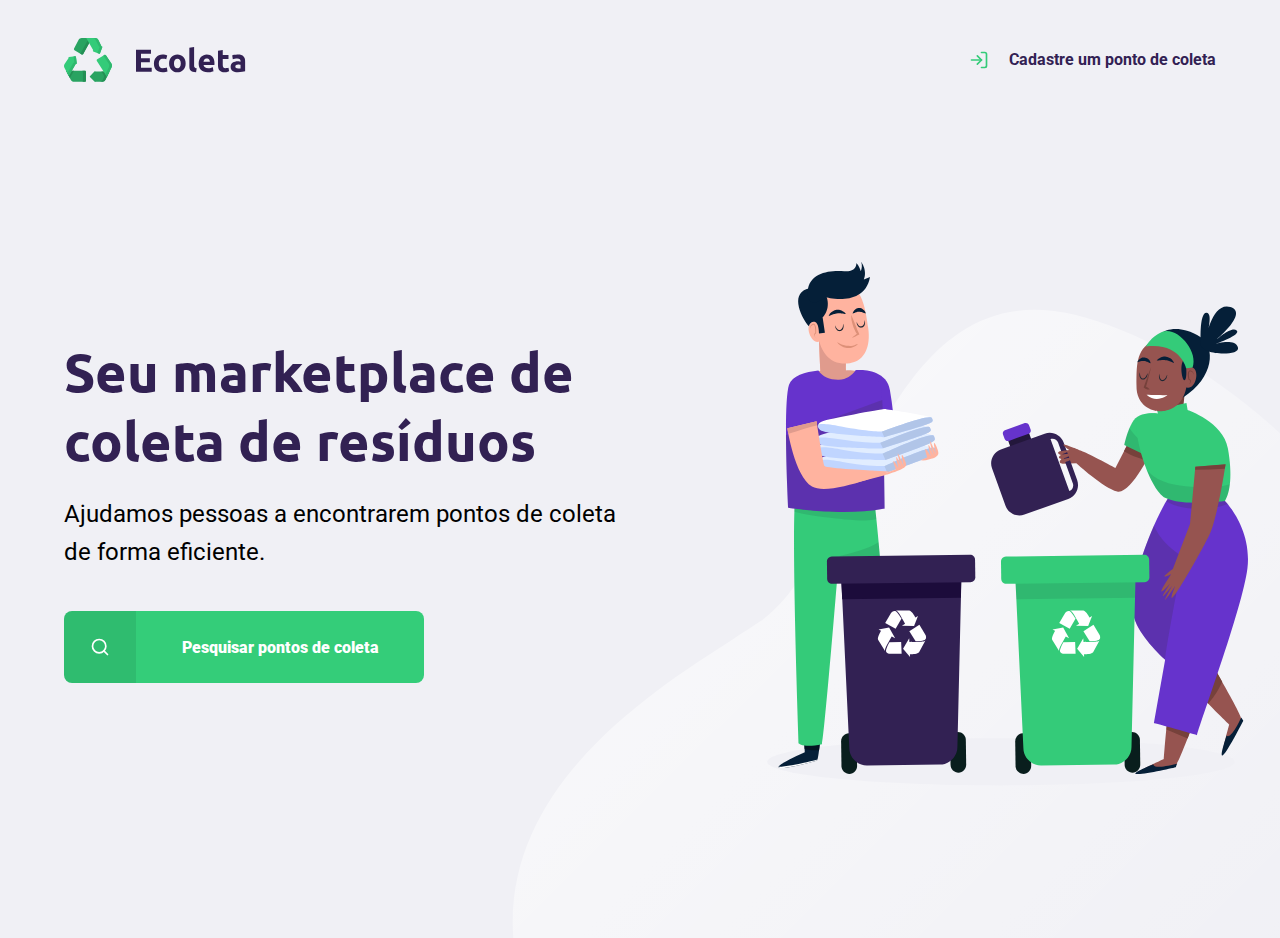
<file: index.html>
<!DOCTYPE html>
<html lang="pt_BR">

<head>
    <meta charset="UTF-8">
    <meta name="viewport" content="width=device-width, initial-scale=1.0">
    <title>Ecoleta</title>
    <link href="https://fonts.googleapis.com/css2?family=Roboto&family=Ubuntu:wght@700&display=swap" rel="stylesheet">
    <link rel="stylesheet" type="text/css" href="/styles/main.css" media="screen" />
    <link rel="stylesheet" type="text/css" href="/styles/home.css" media="screen" />
    <link rel="stylesheet" type="text/css" href="/styles/modal.css" media="screen" />
    <link rel="stylesheet" type="text/css" href="/styles/responsive.css" media="screen" />

</head>

<body>

    <div id="page-home">
        <div class="content">
            <header>
                <img src="/assets/icones/logo.svg">
                <a href="create-point.html">
                    <span></span> Cadastre um ponto de coleta
                </a>
            </header>
            <main>
                <h1>Seu marketplace de coleta de resíduos</h1>
                <p>Ajudamos pessoas a encontrarem pontos de coleta de forma eficiente.</p>
                <a href="#">
                    <span></span>
                    <strong>Pesquisar pontos de coleta</strong>
                </a>

            </main>

        </div>
    </div>

    <div id="modal" class="hide">
        <div class="content">
            <div class="header">
                <h1>Pontos de coleta</h1>
                <a href="#">Fechar</a>
            </div>
            <form action="">
                <label for="search">Cidade</label>
                <div class="search field">
                    <input type="text" name="city" placeholder="Digite a cidade">
                    <button>
                        <img src="/assets/icones/search.svg">
                    </button>
                </div>
            </form>
        </div>
    </div>

    <script src="/scripts/index.js"></script>

</body>

</html>
</file>
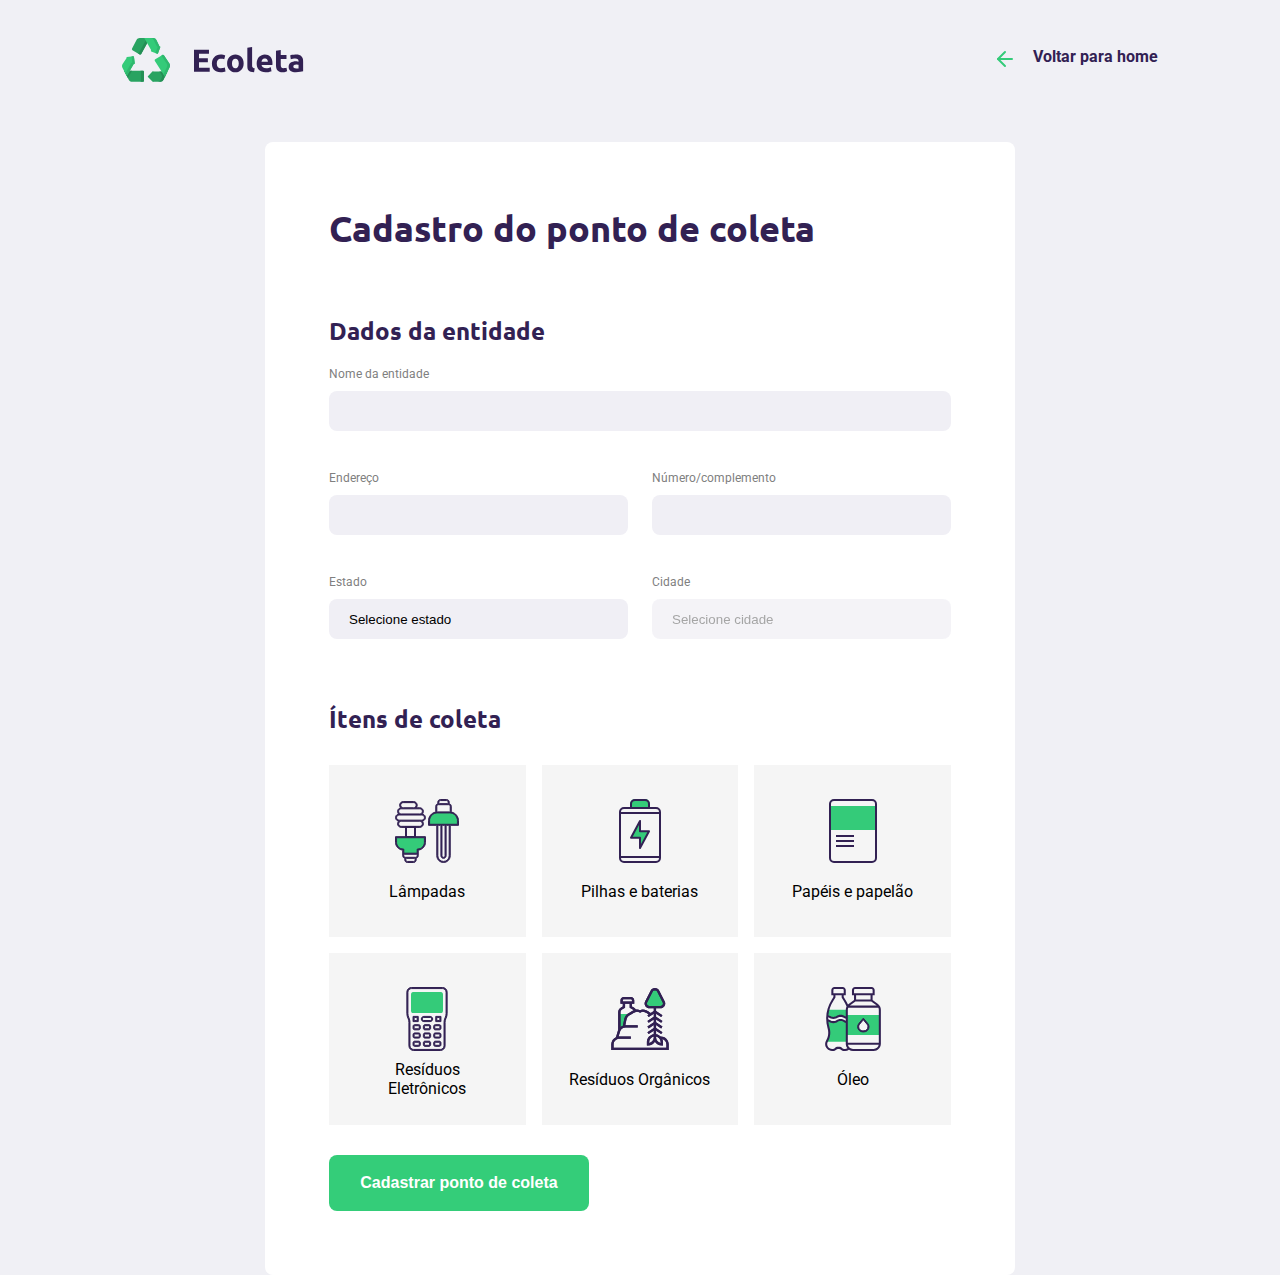
<file: create-point.html>
<!DOCTYPE html>
<html lang="pt_BR">

<head>
    <meta charset="UTF-8">
    <meta name="viewport" content="width=device-width, initial-scale=1.0">
    <title>Criar ponto de coleta</title>
    <link href="https://fonts.googleapis.com/css2?family=Roboto&family=Ubuntu:wght@700&display=swap" rel="stylesheet">
    <link rel="stylesheet" type="text/css" href="/styles/main.css" media="screen" />
    <link rel="stylesheet" type="text/css" href="/styles/create-point.css" media="screen" />
    <link rel="stylesheet" type="text/css" href="/styles/responsive.css" media="screen" />
</head>

<body>

    <div id="page-create-point">
        <header>
            <img src="/assets/icones/logo.svg">
            <a href="index.html">
                <span></span> Voltar para home
            </a>
        </header>

        <form>
            <h1>
                Cadastro do ponto de coleta
            </h1>

            <fieldset>
                <legend>
                    <h2>Dados da entidade</h2>
                </legend>
                <div class="field">
                    <label for="name">Nome da entidade</label>
                    <input type="text" name="name" required>
                </div>
                <div class="field-group">
                    <div class="field">
                        <label for="address">Endereço</label>
                        <input name="address" type="text" required>
                    </div>
                    <div class="field">
                        <label for="address2">Número/complemento</label>
                        <input name="address2" type="text" required>
                    </div>
                </div>
                <div class="field-group">
                    <div class="field">
                        <label for="state">Estado</label>
                        <select name="uf">
                            <option value="">Selecione estado</option>
                        </select>
                        <input type="hidden" name="state" required>
                    </div>
                    <div class="field">
                        <label for="city">Cidade</label>
                        <select name="city" disabled>
                            <option value="">Selecione cidade</option>
                        </select>
                        <input type="hidden" name="city">

                    </div>

                </div>

            </fieldset>


            <fieldset>
                <legend>
                    <h2>Ítens de coleta</h2>
                </legend>

                <div class="items-grid">
                    <li data-id="1">
                        <img src="/assets/icones/lampadas.svg" alt="Lampadas">
                        <span>Lâmpadas</span>
                    </li>
                    <li data-id="2">
                        <img src="/assets/icones/baterias.svg" alt="">
                        <span>Pilhas e baterias</span>
                    </li>
                    <li data-id="3">
                        <img src="/assets/icones/papeis-papelao.svg" alt="">
                        <span>Papéis e papelão</span>
                    </li>
                    <li data-id="4">
                        <img src="/assets/icones/eletronicos.svg" alt="Imagem">
                        <span>Resíduos Eletrônicos</span>
                    </li>
                    <li data-id="5">
                        <img src="/assets/icones/organicos.svg" alt="Imagem">
                        <span>Resíduos Orgânicos</span>
                    </li>
                    <li data-id="6">
                        <img src="/assets/icones/oleo.svg" alt="Imagem">
                        <span>Óleo</span>
                    </li>
                    <input type="hidden" name="items">
                </div>

            </fieldset>
            <button type="submit">Cadastrar ponto de coleta</button>

        </form>


    </div>

    <script src="/scripts/create-point.js"></script>

</body>

</html>
</file>
<file: styles/main.css>
:root {
    --title-color: #322153;
    --primary-color: #34cd79;
}

html {
    font-family: Roboto, sans-serif;
}

body {
    background-color: #f0f0f5;
    -webkit-font-smoothing: antialiased;
}

a {
    text-decoration: none;
}

* {
    margin: 0;
    padding: 0;
}

h1,
h2,
h3,
h4,
h5,
h6 {
    color: var(--title-color);
    font-family: 'Ubuntu', sans-serif;
}
</file>
<file: styles/home.css>
#page-home {
    background: url('../assets/icones/home-background.svg') no-repeat;
    height: 100vh;
    background-position: 40vw bottom;
    background-size: 100vh;
}

.content {
    width: 90%;
    height: 100%;
    margin-top: 3%;
    margin-left: auto;
    margin-right: auto;
    display: flex;
    flex-direction: column;
}

#page-home header a {
    display: flex;
    color: var(--title-color);
    font-weight: 700;
}

#page-home header {
    display: flex;
    align-items: center;
    justify-content: space-between;
}

#page-home header a span {
    background: url('../assets/icones/log-in.svg');
    display: flex;
    margin-right: 20px;
    width: 20px;
    height: 20px;
}

#page-home main {
    max-width: 560px;
    height: 60%;
    display: flex;
    flex: 1;
    flex-direction: column;
    justify-content: center;
}

#page-home main h1 {
    font-size: 54px;
}

#page-home main p {
    font-size: 24px;
    line-height: 38px;
    margin-top: 20px;
}

#page-home main a {
    width: 100%;
    max-width: 360px;
    height: 72px;
    display: flex;
    align-items: center;
    justify-content: left;
    border-radius: 8px;
    margin-top: 40px;
    background: var(--primary-color);
    transition: 400ms;
    font-weight: bold;
    color: white;
}

#page-home main a:hover {
    background-color: #2fb86e;
}

#page-home main a span {
    background-color: rgba(0, 0, 0, 0.08);
    align-items: center;
    display: flex;
    width: 72px;
    height: 72px;
    border-radius: 8px 0 0 8px;
    align-items: center;
    justify-content: center;
}

#page-home main a span::after {
    content: "";
    background-image: url(../assets/icones/search.svg);
    width: 20px;
    height: 20px;
}

#page-home main a strong {
    flex: 1;
    text-align: center;
}
</file>
<file: styles/modal.css>
#modal {
    background-color: #0e0a14ef;
    height: 100vh;
    width: 100vw;
    top: 0;
    position: fixed;
    padding-top: 15%;
    display: flex;
    justify-content: center;
    align-items: center;
    transition: 400ms;
}

#modal .content {
    color: white;
    width: 420px;
}

#modal .header {
    display: flex;
    justify-content: space-between;
    align-items: center;
    margin-bottom: 40px;
}

#modal .header h1 {
    color: white;
}

#modal .header a {
    color: white;
}

#modal form label {
    font-size: 14px;
    line-height: 16px;
    display: block;
    margin-bottom: 10px;
}

#modal form .field {
    display: flex;
}

#modal form input {
    flex: 1;
    background-color: #f0f0f5;
    border: 0;
    border-radius: 8px 0 0 8px;
    padding: 16px 24px;
    color: #6c6c80;
}

#modal form button {
    width: 60px;
    height: 60 px;
    background-color: var(--primary-color);
    box-sizing: 0;
    border-radius: 0 8px 8px 0;
}

#modal form button:hover {
    background-color: #2fb85e;
}

#modal.hide {
    display: none;
}
</file>
<file: styles/responsive.css>
@media (max-width: 900px) {
    #page-home {
        background-position-x: 70vw;
    }
    #page-home .content {
        align-items: center;
        text-align: center;
    }
    #page-home header a {
        position: absolute;
        bottom: 30px;
        left: 50%;
        transform: translateX(-50%);
    }
    #page-home main {
        align-items: center;
    }
    #page-search main .cards {
        grid-template-columns: 1fr;
    }
    body::after {
        top: 80px;
    }
}

@media(min-width: 1700px) {
    #page-home {
        background-position-x: 40vw;
    }
}

@media(min-width: 1700px) {
    #page-home {
        background-position-x: 40vw;
    }
}

@media(min-width: 1700px) {
    #page-home {
        background-position-y: 200px;
    }
}
</file>
<file: styles/create-point.css>
#page-create-point {
    width: 90%;
    height: 100%;
    margin-top: 3%;
    margin-left: auto;
    margin-right: auto;
    display: flex;
    justify-content: center;
    align-items: center;
    flex-direction: column;
}

#page-create-point header a {
    display: flex;
    color: var(--title-color);
    font-weight: 700;
}

#page-create-point header {
    display: flex;
    align-items: center;
    justify-content: space-between;
    flex: 1;
    width: 90%;
}

#page-create-point header a span {
    background: url('../assets/icones/arrow-left.svg');
    display: flex;
    margin-right: 20px;
    width: 20px;
    height: 26px;
}

form {
    background-color: white;
    padding: 64px;
    margin-top: 60px;
    border-radius: 8px;
    max-width: 750px;
    box-sizing: border-box;
    display: flex;
    justify-content: center;
    flex-direction: column;
}

form h1 {
    font-size: 36px;
}

form fieldset {
    margin-top: 64px;
    border: 0;
}

form label {
    font-size: 12px;
    color: gray;
}

form select {
    margin-top: 10px;
    border: 0;
    padding-left: 20px;
    padding-right: 20px;
    border-radius: 8px;
    background-color: #F0EFF5;
    height: 40px;
    appearance: none;
    -webkit-appearance: none;
    -moz-appearance: none;
    outline: none;
}

form input {
    margin-top: 10px;
    border: 0;
    padding-left: 20px;
    padding-right: 20px;
    border-radius: 8px;
    background-color: #F0EFF5;
    height: 40px;
    outline: none;
}

.field-group {
    margin-top: 20px;
    display: flex;
    justify-content: space-between;
    flex-direction: row;
}

.field {
    margin-top: 20px;
    display: flex;
    flex: 1;
    justify-content: center;
    flex-direction: column;
}

form button {
    width: 260px;
    height: 56px;
    background-color: var(--primary-color);
    color: white;
    font-weight: bold;
    font-size: 16px;
    border: 0;
    border-radius: 8px;
    transition: background-color 400ms;
}

form button:hover {
    background-color: #2fb86e;
}

form .field-group .field+.field {
    margin-left: 24px;
}

.items-grid {
    display: grid;
    grid-template-columns: 1fr 1fr 1fr;
    gap: 16px;
    margin-top: 30px;
    margin-bottom: 30px;
}

.items-grid li {
    background: #f5f5f5;
    display: flex;
    padding: 32px 24px 16px;
    height: 120px;
    list-style: none;
    border: 8px;
    border: 2px solid #f5f5f5;
    justify-content: space-between;
    flex-direction: column;
    align-items: center;
    text-align: center;
    cursor: point;
}

.items-grid li span {
    flex: 1;
    display: flex;
    align-items: center;
}

.items-grid li.selected {
    background: #e1faec;
    border: 2px solid #34cb79;
}

.items-grid li img,
.items-grid li span {
    pointer-events: none;
}
</file>
